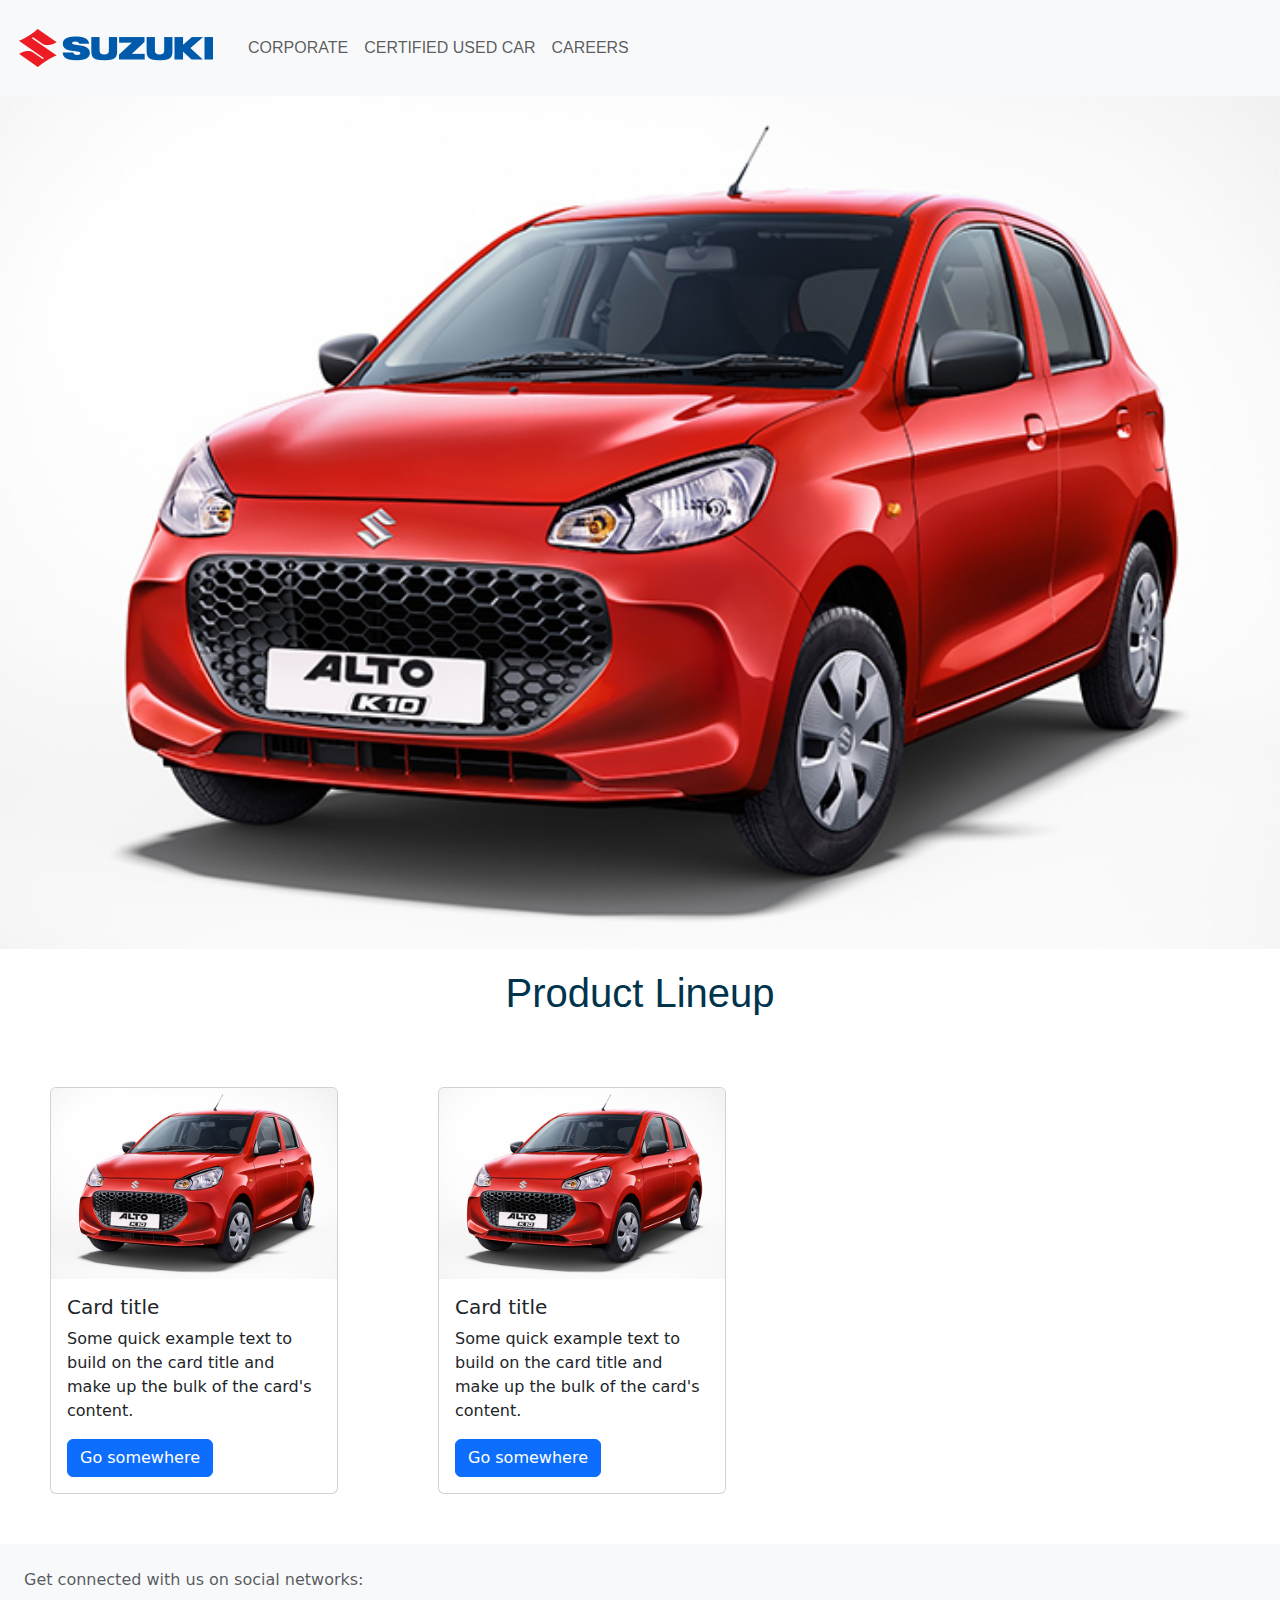
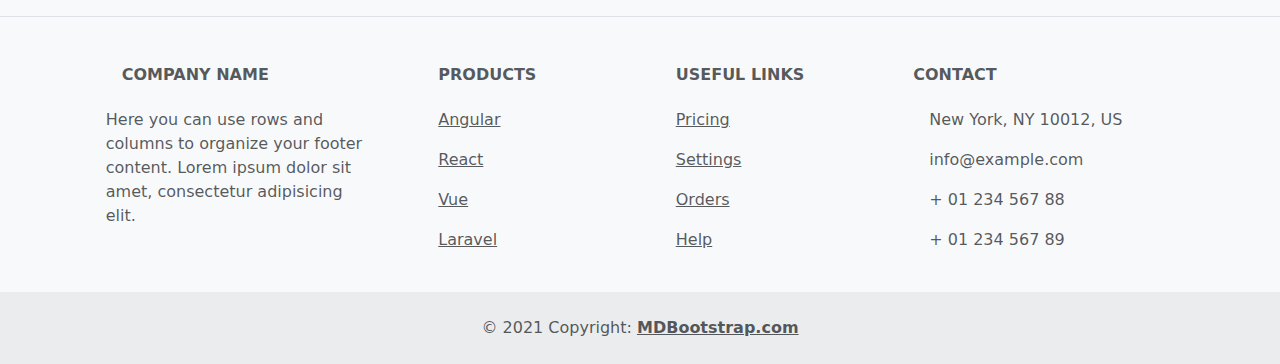
<file: bootstrap/index.html>
<!DOCTYPE html>
<html lang="en">
<head>
    <meta charset="UTF-8">
    <meta name="viewport" content="width=device-width, initial-scale=1.0">
    <title>Document</title>
    <link href="https://cdn.jsdelivr.net/npm/bootstrap@5.3.3/dist/css/bootstrap.min.css" rel="stylesheet" integrity="sha384-QWTKZyjpPEjISv5WaRU9OFeRpok6YctnYmDr5pNlyT2bRjXh0JMhjY6hW+ALEwIH" crossorigin="anonymous">

    <link rel="stylesheet" href="style.css">
</head>
<body>
    <!-- Navbar -->
    <nav class="navbar navbar-expand-lg bg-body-tertiary">
        <div class="container-fluid">
          <a class="navbar-brand" href="index.html">
            <img src="./assets/logo.png" />
          </a>
          <button class="navbar-toggler" type="button" data-bs-toggle="collapse" data-bs-target="#navbarNav" aria-controls="navbarNav" aria-expanded="false" aria-label="Toggle navigation">
            <span class="navbar-toggler-icon"></span>
          </button>
          <div class="collapse navbar-collapse" id="navbarNav">
            <ul class="navbar-nav">
              <li class="nav-item">
                <a class="nav-link" aria-current="page" href="#">CORPORATE</a>
              </li>
              <li class="nav-item">
                <a class="nav-link" href="./Certifiedcar/index.html">CERTIFIED USED CAR</a>
              </li>
              <li class="nav-item">
                <a class="nav-link" href="#">CAREERS</a>
              </li>
             
            </ul>
          </div>
        </div>
      </nav>
      <!-- End of navbar -->

      <!-- Carousal -->
      <div id="carouselExample" class="carousel slide">
        <div class="carousel-inner">
          <div class="carousel-item active">
            <img src="./assets/slider1.jpg" class="d-block w-100" alt="...">
          </div>
          <div class="carousel-item">
            <img src="./assets/slider2.jpg" class="d-block w-100" alt="...">
          </div>
          <div class="carousel-item">
            <img src="./assets/slider3.jpeg" class="d-block w-100" alt="...">
          </div>
        </div>
        <button class="carousel-control-prev" type="button" data-bs-target="#carouselExample" data-bs-slide="prev">
          <span class="carousel-control-prev-icon" aria-hidden="true"></span>
          <span class="visually-hidden">Previous</span>
        </button>
        <button class="carousel-control-next" type="button" data-bs-target="#carouselExample" data-bs-slide="next">
          <span class="carousel-control-next-icon" aria-hidden="true"></span>
          <span class="visually-hidden">Next</span>
        </button>
      </div>
      <!-- End of carousal -->

      <!-- Cards -->
       <div class="heading">
        <h1>Product Lineup</h1>
       </div>
       <div class="containercard">
      <div class="card" style="width: 18rem;">
        <img src="./assets/slider1.jpg" class="card-img-top" alt="...">
        <div class="card-body">
          <h5 class="card-title">Card title</h5>
          <p class="card-text">Some quick example text to build on the card title and make up the bulk of the card's content.</p>
          <a href="#" class="btn btn-primary">Go somewhere</a>
        </div>
      </div>
      <div class="card" style="width: 18rem;">
        <img src="./assets/slider1.jpg" class="card-img-top" alt="...">
        <div class="card-body">
          <h5 class="card-title">Card title</h5>
          <p class="card-text">Some quick example text to build on the card title and make up the bulk of the card's content.</p>
          <a href="#" class="btn btn-primary">Go somewhere</a>
        </div>
      </div>
    </div>
   
<!-- End of .container -->
<!-- Footer -->
<footer class="text-center text-lg-start bg-body-tertiary text-muted">
  <!-- Section: Social media -->
  <section class="d-flex justify-content-center justify-content-lg-between p-4 border-bottom">
    <!-- Left -->
    <div class="me-5 d-none d-lg-block">
      <span>Get connected with us on social networks:</span>
    </div>
    <!-- Left -->

    <!-- Right -->
    <div>
      <a href="" class="me-4 text-reset">
        <i class="fab fa-facebook-f"></i>
      </a>
      <a href="" class="me-4 text-reset">
        <i class="fab fa-twitter"></i>
      </a>
      <a href="" class="me-4 text-reset">
        <i class="fab fa-google"></i>
      </a>
      <a href="" class="me-4 text-reset">
        <i class="fab fa-instagram"></i>
      </a>
      <a href="" class="me-4 text-reset">
        <i class="fab fa-linkedin"></i>
      </a>
      <a href="" class="me-4 text-reset">
        <i class="fab fa-github"></i>
      </a>
    </div>
    <!-- Right -->
  </section>
  <!-- Section: Social media -->

  <!-- Section: Links  -->
  <section class="">
    <div class="container text-center text-md-start mt-5">
      <!-- Grid row -->
      <div class="row mt-3">
        <!-- Grid column -->
        <div class="col-md-3 col-lg-4 col-xl-3 mx-auto mb-4">
          <!-- Content -->
          <h6 class="text-uppercase fw-bold mb-4">
            <i class="fas fa-gem me-3"></i>Company name
          </h6>
          <p>
            Here you can use rows and columns to organize your footer content. Lorem ipsum
            dolor sit amet, consectetur adipisicing elit.
          </p>
        </div>
        <!-- Grid column -->

        <!-- Grid column -->
        <div class="col-md-2 col-lg-2 col-xl-2 mx-auto mb-4">
          <!-- Links -->
          <h6 class="text-uppercase fw-bold mb-4">
            Products
          </h6>
          <p>
            <a href="#!" class="text-reset">Angular</a>
          </p>
          <p>
            <a href="#!" class="text-reset">React</a>
          </p>
          <p>
            <a href="#!" class="text-reset">Vue</a>
          </p>
          <p>
            <a href="#!" class="text-reset">Laravel</a>
          </p>
        </div>
        <!-- Grid column -->

        <!-- Grid column -->
        <div class="col-md-3 col-lg-2 col-xl-2 mx-auto mb-4">
          <!-- Links -->
          <h6 class="text-uppercase fw-bold mb-4">
            Useful links
          </h6>
          <p>
            <a href="#!" class="text-reset">Pricing</a>
          </p>
          <p>
            <a href="#!" class="text-reset">Settings</a>
          </p>
          <p>
            <a href="#!" class="text-reset">Orders</a>
          </p>
          <p>
            <a href="#!" class="text-reset">Help</a>
          </p>
        </div>
        <!-- Grid column -->

        <!-- Grid column -->
        <div class="col-md-4 col-lg-3 col-xl-3 mx-auto mb-md-0 mb-4">
          <!-- Links -->
          <h6 class="text-uppercase fw-bold mb-4">Contact</h6>
          <p><i class="fas fa-home me-3"></i> New York, NY 10012, US</p>
          <p>
            <i class="fas fa-envelope me-3"></i>
            info@example.com
          </p>
          <p><i class="fas fa-phone me-3"></i> + 01 234 567 88</p>
          <p><i class="fas fa-print me-3"></i> + 01 234 567 89</p>
        </div>
        <!-- Grid column -->
      </div>
      <!-- Grid row -->
    </div>
  </section>
  <!-- Section: Links  -->

  <!-- Copyright -->
  <div class="text-center p-4" style="background-color: rgba(0, 0, 0, 0.05);">
    © 2021 Copyright:
    <a class="text-reset fw-bold" href="https://mdbootstrap.com/">MDBootstrap.com</a>
  </div>
  <!-- Copyright -->
</footer>
<!-- Footer -->
    <script src="https://cdn.jsdelivr.net/npm/bootstrap@5.3.3/dist/js/bootstrap.bundle.min.js" integrity="sha384-YvpcrYf0tY3lHB60NNkmXc5s9fDVZLESaAA55NDzOxhy9GkcIdslK1eN7N6jIeHz" crossorigin="anonymous"></script>
</body>
</html>
</file>
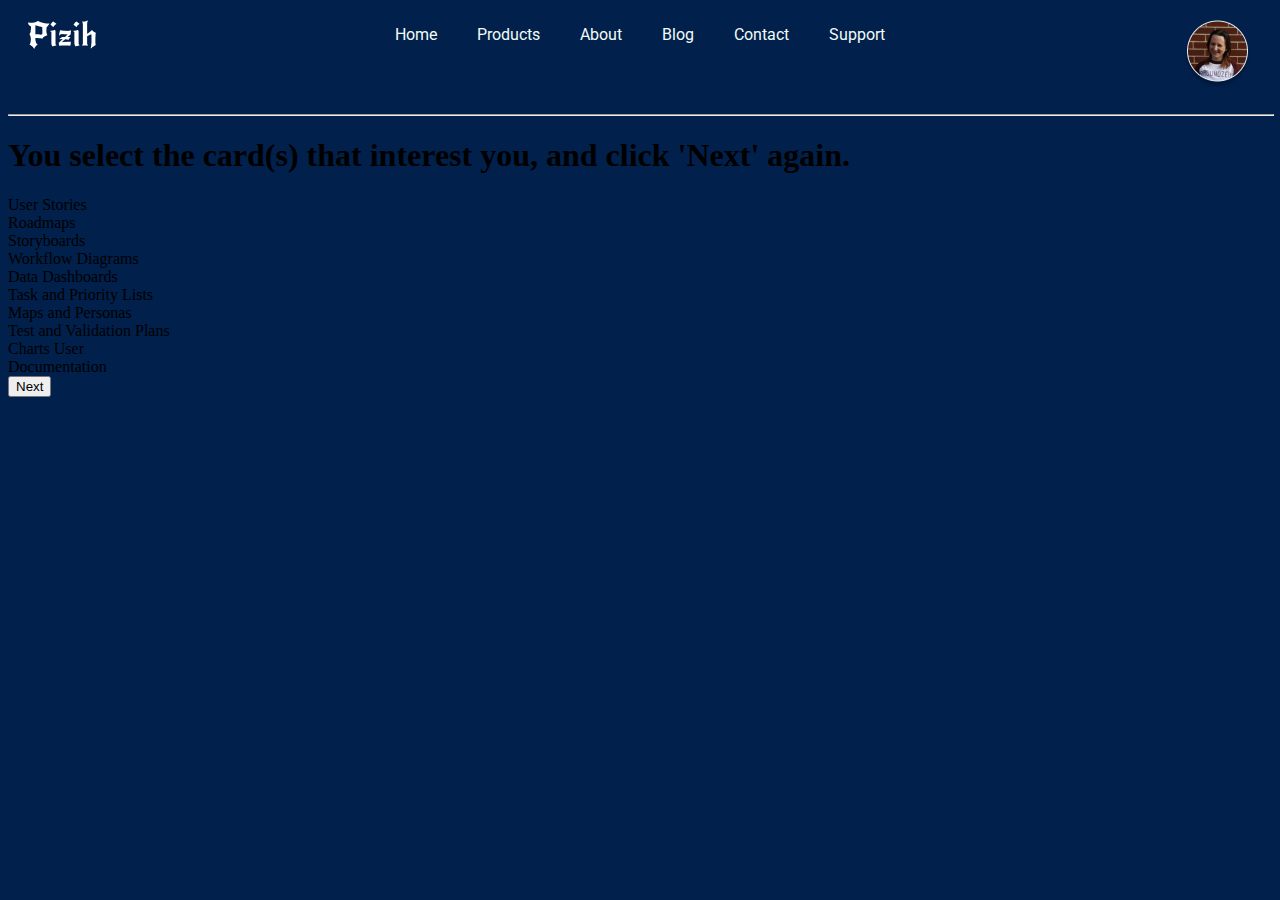
<file: figmatohtmlcss/index.html>
<!DOCTYPE html>
<html lang="en">

<head>
  <meta charset="UTF-8">
  <meta name="viewport" content="width=device-width, initial-scale=1.0">
  <title>Pizish</title>
  <link rel="stylesheet" href="style.css">
  <link rel="preconnect" href="https://fonts.googleapis.com">
<link rel="preconnect" href="https://fonts.gstatic.com" crossorigin>
<link href="https://fonts.googleapis.com/css2?family=Roboto:ital,wght@0,100..900;1,100..900&display=swap" rel="stylesheet">
</head>

<body>
  <!-- Navbar -->
  <header>
    <div>
      <img src="./assets/logo.png" alt="Logo" />
    </div>
    <nav>
      <!-- <ul>
            <li>Home</li>
            <li>Products</li>
            <li>About</li>
            <li>Blog</li>
            <li>Contact</li>
            <li>Support</li>
        </ul> -->

      <a href="">Home</a>
      <a href="">Products</a>
      <a href="">About</a>
      <a href="">Blog</a>
      <a href="">Contact</a>
      <a href="">Support</a>
    </nav>
      <div>
        <img src="./assets/profilephoto.png" alt="Profile Picture" />

      </div>
    <!-- <hr style="width: 100%; color: #E2E8F0;"> -->
  </header>
  <hr style="width: 100%; color: #E2E8F0;">
<!-- End of navbar -->
 <!-- Hero section -->
  <div>
    <h1>You select the card(s) that interest you, and click 'Next' again.</h1>
    <div>
      <div>User Stories</div>
      <div>Roadmaps</div>
      <div>Storyboards</div>
      <div>Workflow Diagrams</div>
      <div>Data Dashboards</div>
      <div>Task and Priority Lists </div>
      <div>Maps and Personas</div>
      <div>Test and Validation Plans</div>
      <div>Charts User</div>
      <div>Documentation</div>
      <button>Next</button>
    </div>
  </div>
</body>

</html>
</file>
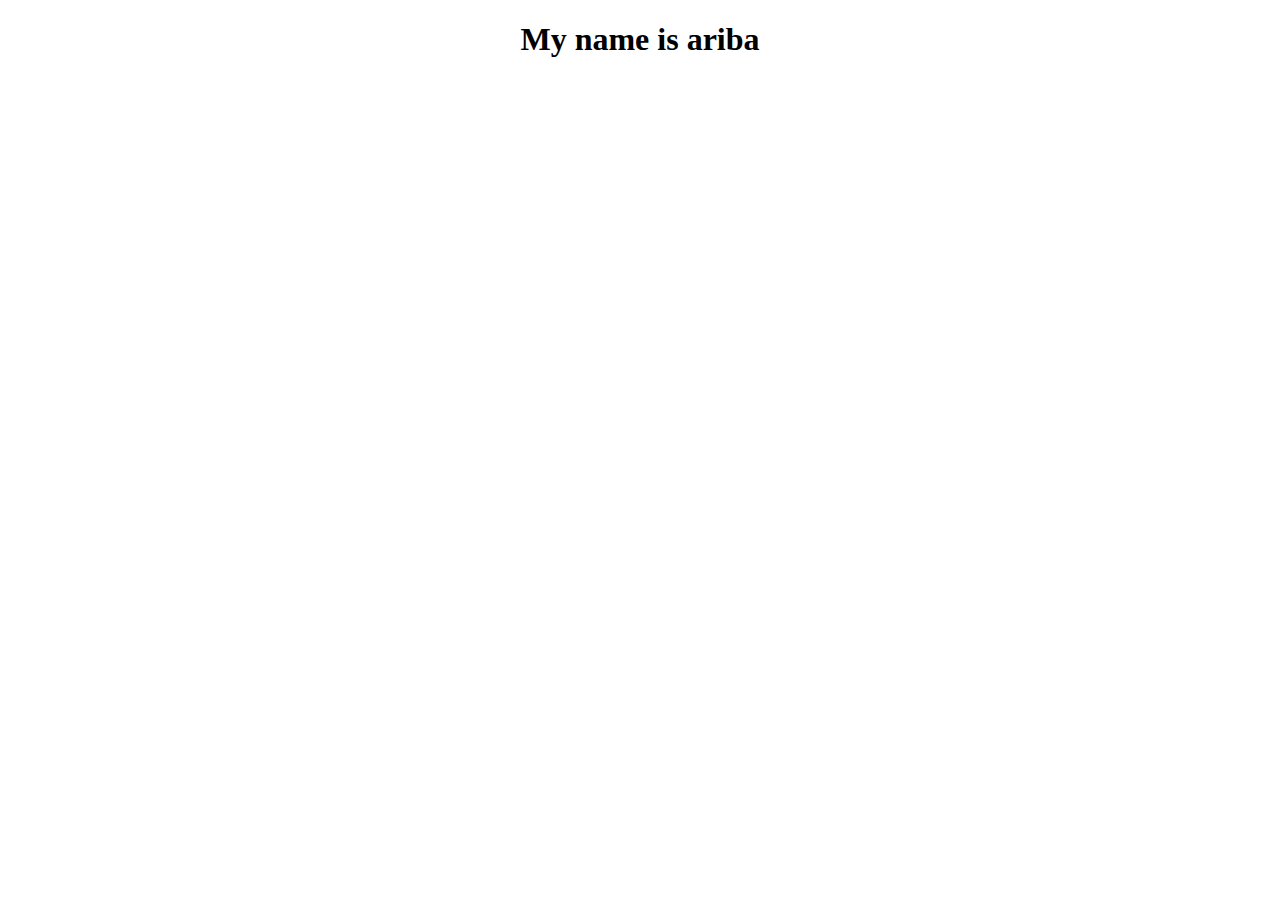
<file: HTML/index.html>
<!DOCTYPE html>
<html lang="en">
<head>
    <meta charset="UTF-8">
    <meta name="viewport" content="width=device-width, initial-scale=1.0">
    <title>Document</title>
</head>
<body>
   <h1 style="text-align: center;">My name is ariba</h1>
</body>
</html>
</file>
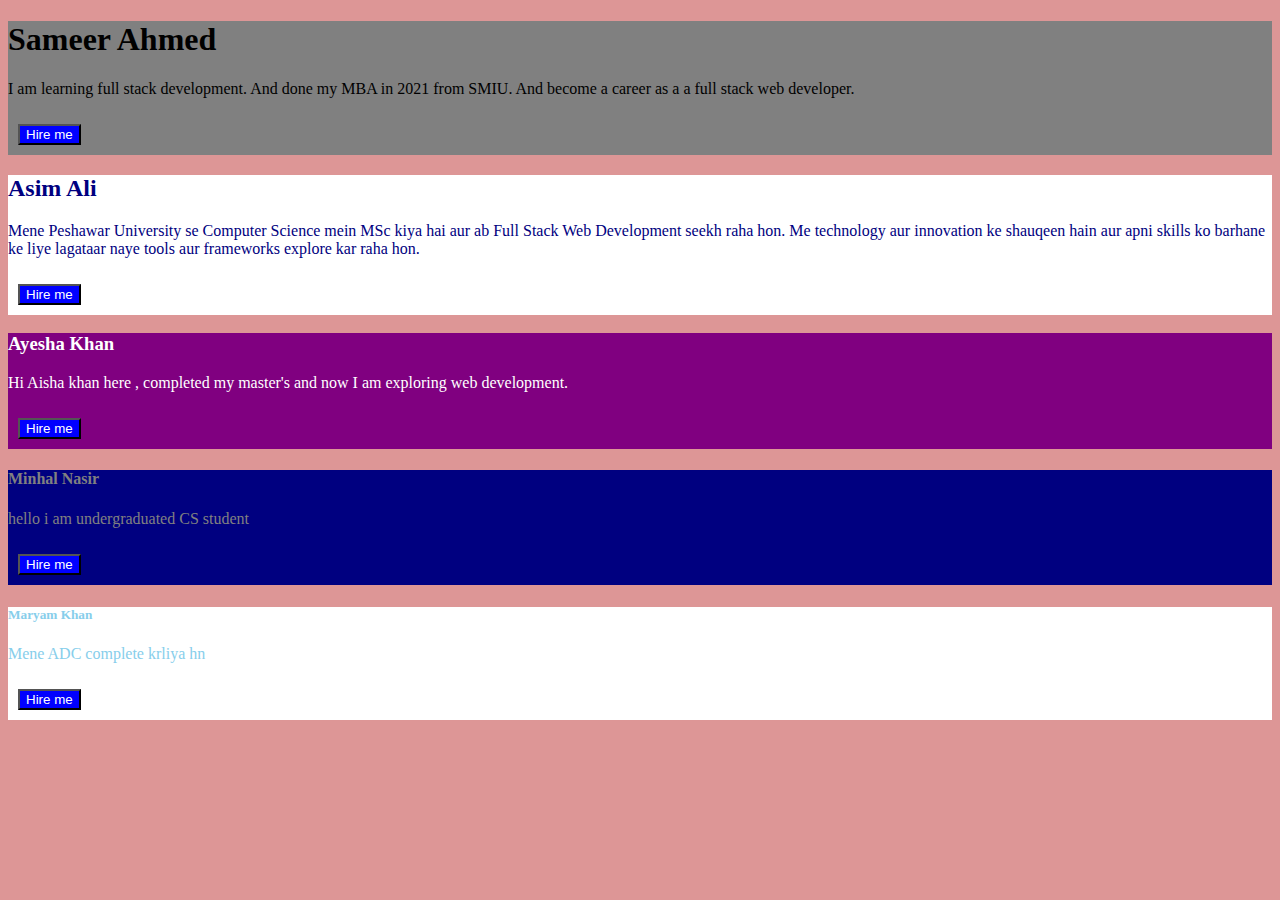
<file: responsiveness/index.html>
<!DOCTYPE html>
<html lang="en">
<head>
    <meta charset="UTF-8">
    <meta name="viewport" content="width=device-width, initial-scale=1.0">
    <title>Responsiveness</title>
    <link rel="stylesheet" href="style.css">
</head>
<body>
    
    <div class="sameer">
        <h1>Sameer Ahmed</h1>
    <p>I am learning full stack development. And done my MBA in 2021 from SMIU. And become a career as a a full stack web developer.</p>
    <button>Hire me</button>
    </div>
   <div class="asim">
    <h2>Asim Ali</h2>
    <p>Mene Peshawar University se Computer Science mein MSc kiya hai aur ab Full Stack Web Development seekh raha hon. Me technology aur innovation ke shauqeen hain aur apni skills ko barhane ke liye lagataar naye tools aur frameworks explore kar raha hon.</p>
    <button>Hire me</button>
   </div>
   <div class="ayesha">
    <h3>Ayesha Khan</h3>
    <p>Hi Aisha khan here , completed my master's and now 
        I am exploring web development.</p>
        <button>Hire me</button>
   </div>

 <div class="minhal">
    <h4>Minhal Nasir</h4>
    <p>hello i am undergraduated CS student</p>
    <button>Hire me</button>
 </div>
   <div class="maryam">
    <h5>Maryam Khan</h5>
    <p>Mene ADC complete krliya hn</p>
    <button>Hire me</button>
   </div>
   <!-- <div class="aisha">
    <h6>Aisha Haris</h6>
    <p>I have done FSC</p>
   </div> -->
</body>
</html>
</file>
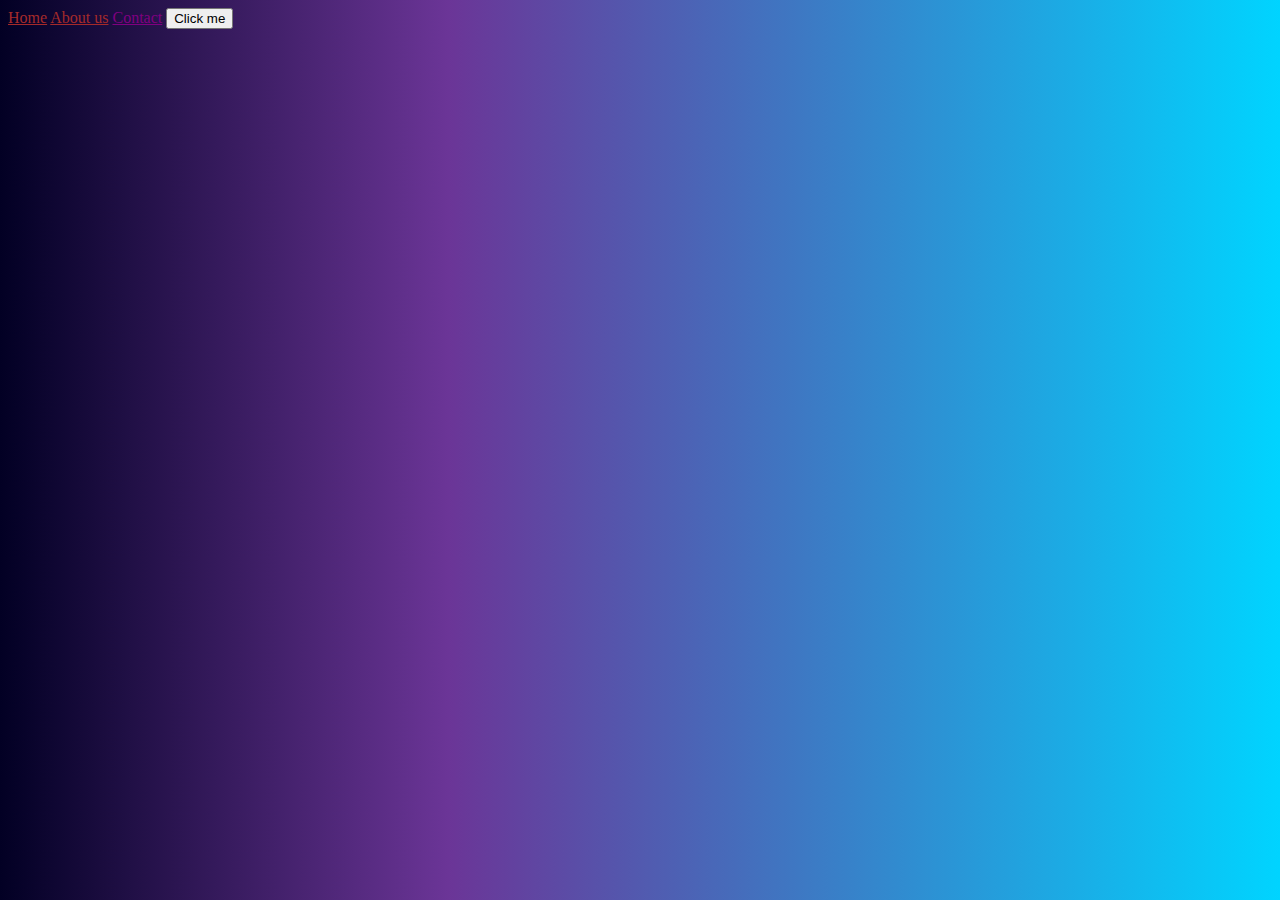
<file: studentsquestions/index.html>
<!DOCTYPE html>
<html lang="en">
<head>
    <meta charset="UTF-8">
    <meta name="viewport" content="width=device-width, initial-scale=1.0">
    <title>Document</title>
    <link rel="stylesheet" href="style.css">
</head>
<body>
    <!-- <p>Element selector</p>
    <h1>hajaja</h1>
    <h2>jajaj</h2> -->
    <a href="index.html">Home</a>
<a href="About.html">About us</a>
<a href="">Contact</a>
<button >Click me</button>
</body>

</html>
</file>
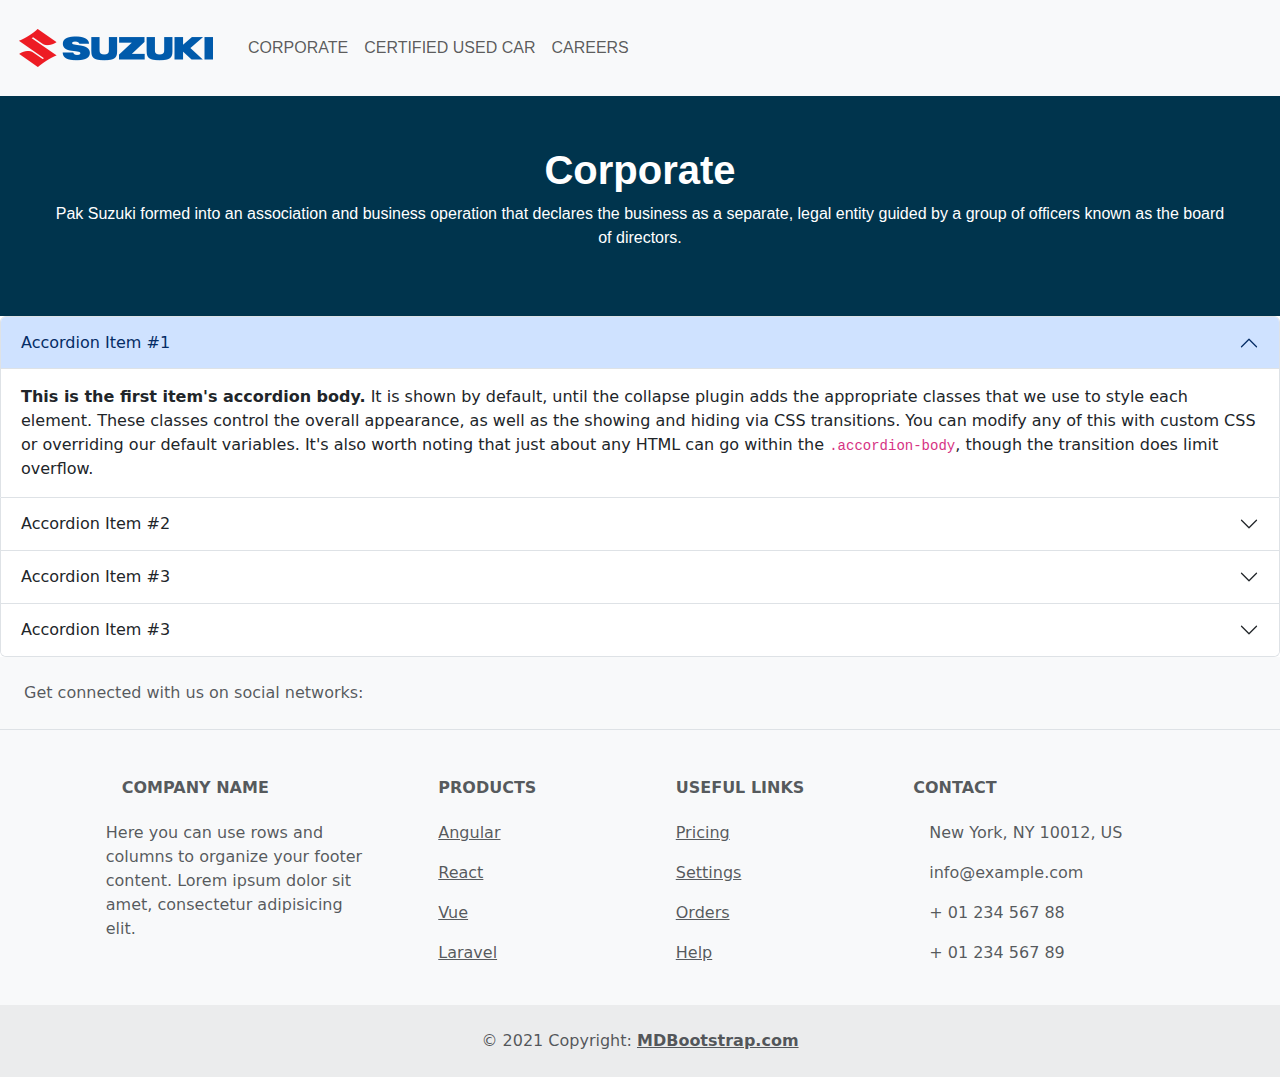
<file: bootstrap/Certifiedcar/index.html>
<!DOCTYPE html>
<html lang="en">
<head>
    <meta charset="UTF-8">
    <meta name="viewport" content="width=device-width, initial-scale=1.0">
    <title>Document</title>
    <link href="https://cdn.jsdelivr.net/npm/bootstrap@5.3.3/dist/css/bootstrap.min.css" rel="stylesheet" integrity="sha384-QWTKZyjpPEjISv5WaRU9OFeRpok6YctnYmDr5pNlyT2bRjXh0JMhjY6hW+ALEwIH" crossorigin="anonymous">

    <link rel="stylesheet" href="../style.css">
</head>
<body>
    <nav class="navbar navbar-expand-lg bg-body-tertiary">
        <div class="container-fluid">
          <a class="navbar-brand" href="index.html">
            <img src="../assets/logo.png" />
          </a>
          <button class="navbar-toggler" type="button" data-bs-toggle="collapse" data-bs-target="#navbarNav" aria-controls="navbarNav" aria-expanded="false" aria-label="Toggle navigation">
            <span class="navbar-toggler-icon"></span>
          </button>
          <div class="collapse navbar-collapse" id="navbarNav">
            <ul class="navbar-nav">
              <li class="nav-item">
                <a class="nav-link" aria-current="page" href="#">CORPORATE</a>
              </li>
              <li class="nav-item">
                <a class="nav-link" href="./Certifiedcar/index.html">CERTIFIED USED CAR</a>
              </li>
              <li class="nav-item">
                <a class="nav-link" href="#">CAREERS</a>
              </li>
             
            </ul>
          </div>
        </div>
      </nav>
      <div class="herocertified">
        <h1 class="corporate">Corporate</h1>
        <p class="para">Pak Suzuki formed into an association and business operation that declares the business as a separate, legal entity guided by a group of officers known as the board of directors.</p>
      </div>
      <div class="accordion" id="accordionPanelsStayOpenExample">
        <div class="accordion-item">
          <h2 class="accordion-header">
            <button class="accordion-button" type="button" data-bs-toggle="collapse" data-bs-target="#panelsStayOpen-collapseOne" aria-expanded="true" aria-controls="panelsStayOpen-collapseOne">
              Accordion Item #1
            </button>
          </h2>
          <div id="panelsStayOpen-collapseOne" class="accordion-collapse collapse show">
            <div class="accordion-body">
              <strong>This is the first item's accordion body.</strong> It is shown by default, until the collapse plugin adds the appropriate classes that we use to style each element. These classes control the overall appearance, as well as the showing and hiding via CSS transitions. You can modify any of this with custom CSS or overriding our default variables. It's also worth noting that just about any HTML can go within the <code>.accordion-body</code>, though the transition does limit overflow.
            </div>
          </div>
        </div>
        <div class="accordion-item">
          <h2 class="accordion-header">
            <button class="accordion-button collapsed" type="button" data-bs-toggle="collapse" data-bs-target="#panelsStayOpen-collapseTwo" aria-expanded="false" aria-controls="panelsStayOpen-collapseTwo">
              Accordion Item #2
            </button>
          </h2>
          <div id="panelsStayOpen-collapseTwo" class="accordion-collapse collapse">
            <div class="accordion-body">
              <strong>This is the second item's accordion body.</strong> It is hidden by default, until the collapse plugin adds the appropriate classes that we use to style each element. These classes control the overall appearance, as well as the showing and hiding via CSS transitions. You can modify any of this with custom CSS or overriding our default variables. It's also worth noting that just about any HTML can go within the <code>.accordion-body</code>, though the transition does limit overflow.
            </div>
          </div>
        </div>
        <div class="accordion-item">
          <h2 class="accordion-header">
            <button class="accordion-button collapsed" type="button" data-bs-toggle="collapse" data-bs-target="#panelsStayOpen-collapseThree" aria-expanded="false" aria-controls="panelsStayOpen-collapseThree">
              Accordion Item #3
            </button>
          </h2>
          <div id="panelsStayOpen-collapseThree" class="accordion-collapse collapse">
            <div class="accordion-body">
              <strong>This is the third item's accordion body.</strong> It is hidden by default, until the collapse plugin adds the appropriate classes that we use to style each element. These classes control the overall appearance, as well as the showing and hiding via CSS transitions. You can modify any of this with custom CSS or overriding our default variables. It's also worth noting that just about any HTML can go within the <code>.accordion-body</code>, though the transition does limit overflow.
            </div>
          </div>
        </div>
        <div class="accordion-item">
            <h2 class="accordion-header">
              <button class="accordion-button collapsed" type="button" data-bs-toggle="collapse" data-bs-target="#panelsStayOpen-collapseThree" aria-expanded="false" aria-controls="panelsStayOpen-collapseThree">
                Accordion Item #3
              </button>
            </h2>
            <div id="panelsStayOpen-collapseThree" class="accordion-collapse collapse">
              <div class="accordion-body">
                <strong>This is the third item's accordion body.</strong> It is hidden by default, until the collapse plugin adds the appropriate classes that we use to style each element. These classes control the overall appearance, as well as the showing and hiding via CSS transitions. You can modify any of this with custom CSS or overriding our default variables. It's also worth noting that just about any HTML can go within the <code>.accordion-body</code>, though the transition does limit overflow.
              </div>
            </div>
          </div>
      </div>
      <!-- Footer -->
<footer class="text-center text-lg-start bg-body-tertiary text-muted">
  <!-- Section: Social media -->
  <section class="d-flex justify-content-center justify-content-lg-between p-4 border-bottom">
    <!-- Left -->
    <div class="me-5 d-none d-lg-block">
      <span>Get connected with us on social networks:</span>
    </div>
    <!-- Left -->

    <!-- Right -->
    <div>
      <a href="" class="me-4 text-reset">
        <i class="fab fa-facebook-f"></i>
      </a>
      <a href="" class="me-4 text-reset">
        <i class="fab fa-twitter"></i>
      </a>
      <a href="" class="me-4 text-reset">
        <i class="fab fa-google"></i>
      </a>
      <a href="" class="me-4 text-reset">
        <i class="fab fa-instagram"></i>
      </a>
      <a href="" class="me-4 text-reset">
        <i class="fab fa-linkedin"></i>
      </a>
      <a href="" class="me-4 text-reset">
        <i class="fab fa-github"></i>
      </a>
    </div>
    <!-- Right -->
  </section>
  <!-- Section: Social media -->

  <!-- Section: Links  -->
  <section class="">
    <div class="container text-center text-md-start mt-5">
      <!-- Grid row -->
      <div class="row mt-3">
        <!-- Grid column -->
        <div class="col-md-3 col-lg-4 col-xl-3 mx-auto mb-4">
          <!-- Content -->
          <h6 class="text-uppercase fw-bold mb-4">
            <i class="fas fa-gem me-3"></i>Company name
          </h6>
          <p>
            Here you can use rows and columns to organize your footer content. Lorem ipsum
            dolor sit amet, consectetur adipisicing elit.
          </p>
        </div>
        <!-- Grid column -->

        <!-- Grid column -->
        <div class="col-md-2 col-lg-2 col-xl-2 mx-auto mb-4">
          <!-- Links -->
          <h6 class="text-uppercase fw-bold mb-4">
            Products
          </h6>
          <p>
            <a href="#!" class="text-reset">Angular</a>
          </p>
          <p>
            <a href="#!" class="text-reset">React</a>
          </p>
          <p>
            <a href="#!" class="text-reset">Vue</a>
          </p>
          <p>
            <a href="#!" class="text-reset">Laravel</a>
          </p>
        </div>
        <!-- Grid column -->

        <!-- Grid column -->
        <div class="col-md-3 col-lg-2 col-xl-2 mx-auto mb-4">
          <!-- Links -->
          <h6 class="text-uppercase fw-bold mb-4">
            Useful links
          </h6>
          <p>
            <a href="#!" class="text-reset">Pricing</a>
          </p>
          <p>
            <a href="#!" class="text-reset">Settings</a>
          </p>
          <p>
            <a href="#!" class="text-reset">Orders</a>
          </p>
          <p>
            <a href="#!" class="text-reset">Help</a>
          </p>
        </div>
        <!-- Grid column -->

        <!-- Grid column -->
        <div class="col-md-4 col-lg-3 col-xl-3 mx-auto mb-md-0 mb-4">
          <!-- Links -->
          <h6 class="text-uppercase fw-bold mb-4">Contact</h6>
          <p><i class="fas fa-home me-3"></i> New York, NY 10012, US</p>
          <p>
            <i class="fas fa-envelope me-3"></i>
            info@example.com
          </p>
          <p><i class="fas fa-phone me-3"></i> + 01 234 567 88</p>
          <p><i class="fas fa-print me-3"></i> + 01 234 567 89</p>
        </div>
        <!-- Grid column -->
      </div>
      <!-- Grid row -->
    </div>
  </section>
  <!-- Section: Links  -->

  <!-- Copyright -->
  <div class="text-center p-4" style="background-color: rgba(0, 0, 0, 0.05);">
    © 2021 Copyright:
    <a class="text-reset fw-bold" href="https://mdbootstrap.com/">MDBootstrap.com</a>
  </div>
  <!-- Copyright -->
</footer>
<!-- Footer -->
      <script src="https://cdn.jsdelivr.net/npm/bootstrap@5.3.3/dist/js/bootstrap.bundle.min.js" integrity="sha384-YvpcrYf0tY3lHB60NNkmXc5s9fDVZLESaAA55NDzOxhy9GkcIdslK1eN7N6jIeHz" crossorigin="anonymous"></script>
</body>
</html>
</file>
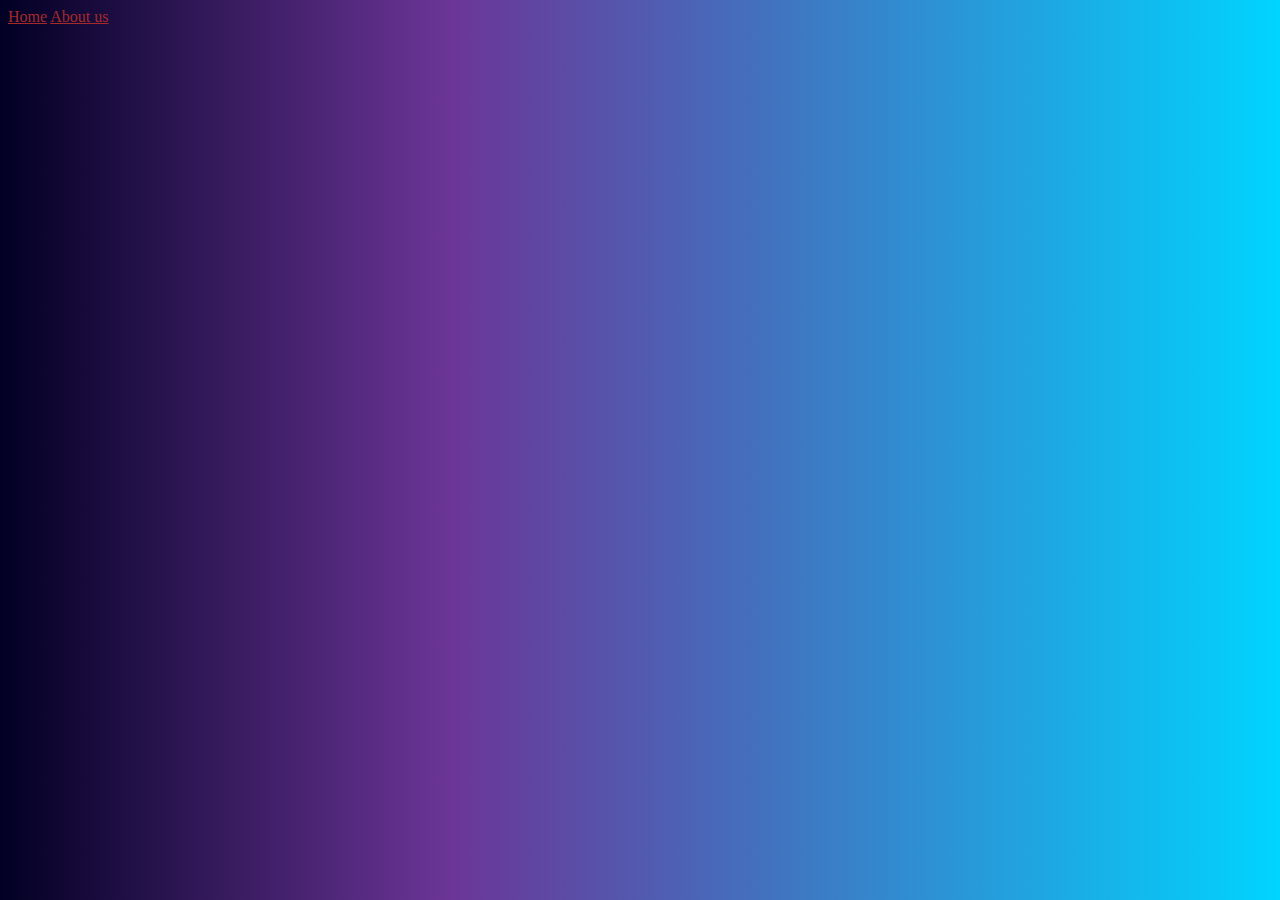
<file: studentsquestions/About.html>
<!DOCTYPE html>
<html lang="en">
<head>
    <meta charset="UTF-8">
    <meta name="viewport" content="width=device-width, initial-scale=1.0">
    <title>Document</title>
    <link rel="stylesheet" href="style.css">
</head>
<body>
    <!-- <p>Element selector</p>
    <h1>hajaja</h1>
    <h2>jajaj</h2> -->
    <a href="index.html">Home</a>
<a href="About.html">About us</a>
</body>

</html>
</file>
<file: bootstrap/style.css>
.card{
    margin: 50px;
   
  
}
body{
    background-color: #ffffff;
}
.containercard{
    display: flex;
}



.navbar-brand{
   margin: 4px;
}
.nav-link:hover{
    color: #025ba9;
}
.nav-link{
    font-family: sans-serif;
    font-size: 16px;
}

.navbar-nav{
    padding: 20px ;
    align-items: center;
    justify-content: space-between;
   
    
}

.container-fluid{
    display: flex;
    justify-content: space-between;
}
.heading{
  
    text-align: center;
    font-size: 24px;
    line-height: 28.8px;
    color: #00344d;
    margin: 20px;
    font-family: Verdana, Geneva, Tahoma, sans-serif
}
.herocertified{
    background-color: #00344d;
    text-align: center;
    color: #ffffff;
 
    padding: 50px;
}
.corporate{
    font-family: sans-serif;
    font-weight: bold;
}
.para{
    font-family: sans-serif;
    font-weight: lighter;
   
}
</file>
<file: figmatohtmlcss/style.css>
body{
    background-color: #01204C;
}
/* ul > li{
    color: #F2FCF7;
    font-family: "Roboto";
    font-weight: 300;
    font-size: 16px;
   
} */
header{
    display: flex;
    justify-content: space-between;
    margin: 20px;
}

nav{
    display: flex;
    gap: 20px
}
nav a {
    color: #F2FCF7;
    text-decoration: none;
    font-size: 16px;
    font-family: "Roboto", serif;
    padding: 5px 10px;
}
</file>
<file: responsiveness/style.css>
.sameer{
   background-color: grey;
}

.asim{
    background-color: white;
    color: navy;

}

.minhal{
    color: grey;
    background-color: navy;
}

.ayesha{
    background-color: purple;
    color: white;
}

.maryam{
    color: skyblue;
    background-color: white;
}


body{
    background-color: #dd9696;
}
button{
    background-color: blue;
    color: white;
    margin: 10px;
}

/* MEDIA QUERY START KRRHY HAIN */
/* @media */

/* ONLY SCREEN */
/* SCREEN PE APPLY HOGA */
/* screen size  */

/* extra small */
/*  */
@media only screen and (max-width: 600px){
 .sameer{
    background-color: green;
    color: white;
    font-family: Arial, Helvetica, sans-serif;
    font-size: 15px;
    margin: 2px;
 }
 .asim{
    background-color: #000080;
    color: yellow;
    text-align: center;
 }
}
</file>
<file: studentsquestions/style.css>
/* /* p{
    color: aqua;
    background-color: blue;
}

*{
    background-color: blueviolet;
} */


/* a:hover{
    color: #FF0000;
} */

/* a:active{
    color: blue;
} */

/* a:visited{
    color: aqua;
} */

/* button:active{
    background-color: red;
    color: white;
}

a:visited{
    color: purple;
}
a{
    color: red;
}  */




a{
    color: blue;
}

a:visited{
    color: purple;
}

a:hover{
    color: red;
}
a:active{
    color: green;
}

a:link{
    color: brown;
}

body{
    background: rgb(2,0,36);
background: linear-gradient(90deg, rgba(2,0,36,1) 0%, rgba(107,53,151,1) 35%, rgba(0,212,255,1) 100%);
}
</file>
